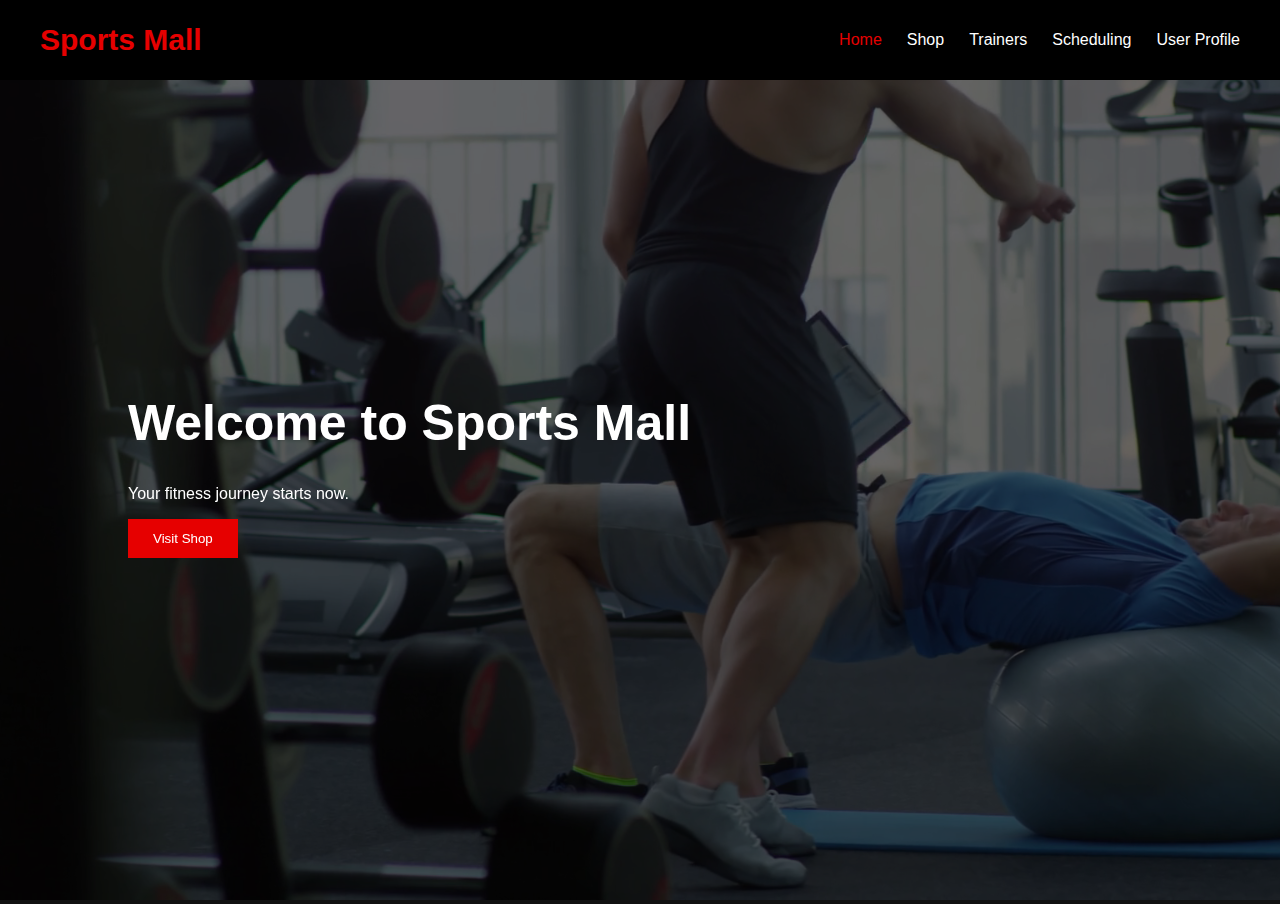
<file: index.html>
<!DOCTYPE html>
<html lang="en">
  <head>
    <meta charset="UTF-8" />
    <meta name="viewport" content="width=device-width, initial-scale=1.0" />
    <title>Sports Mall – Home</title>
    <link rel="stylesheet" href="styles.css" />
  </head>
  <body>
    <nav class="navbar">
      <div class="logo">Sports Mall</div>
      <ul class="nav-links">
        <li><a class="active" href="index.html">Home</a></li>
        <li><a href="shop.html">Shop</a></li>
        <li><a href="trainers.html">Trainers</a></li>
        <li><a href="scheduling.html">Scheduling</a></li>
        <li><a href="profile.html">User Profile</a></li>
      </ul>
    </nav>

    <section class="hero">
      <video src="gym-video.mp4" autoplay muted loop class="bg-video"></video>
      <div class="hero-content">
        <h1>Welcome to Sports Mall</h1>
        <p>Your fitness journey starts now.</p>
        <a href="shop.html"><button class="btn">Visit Shop</button></a>
      </div>
    </section>
  </body>
</html>
</file>
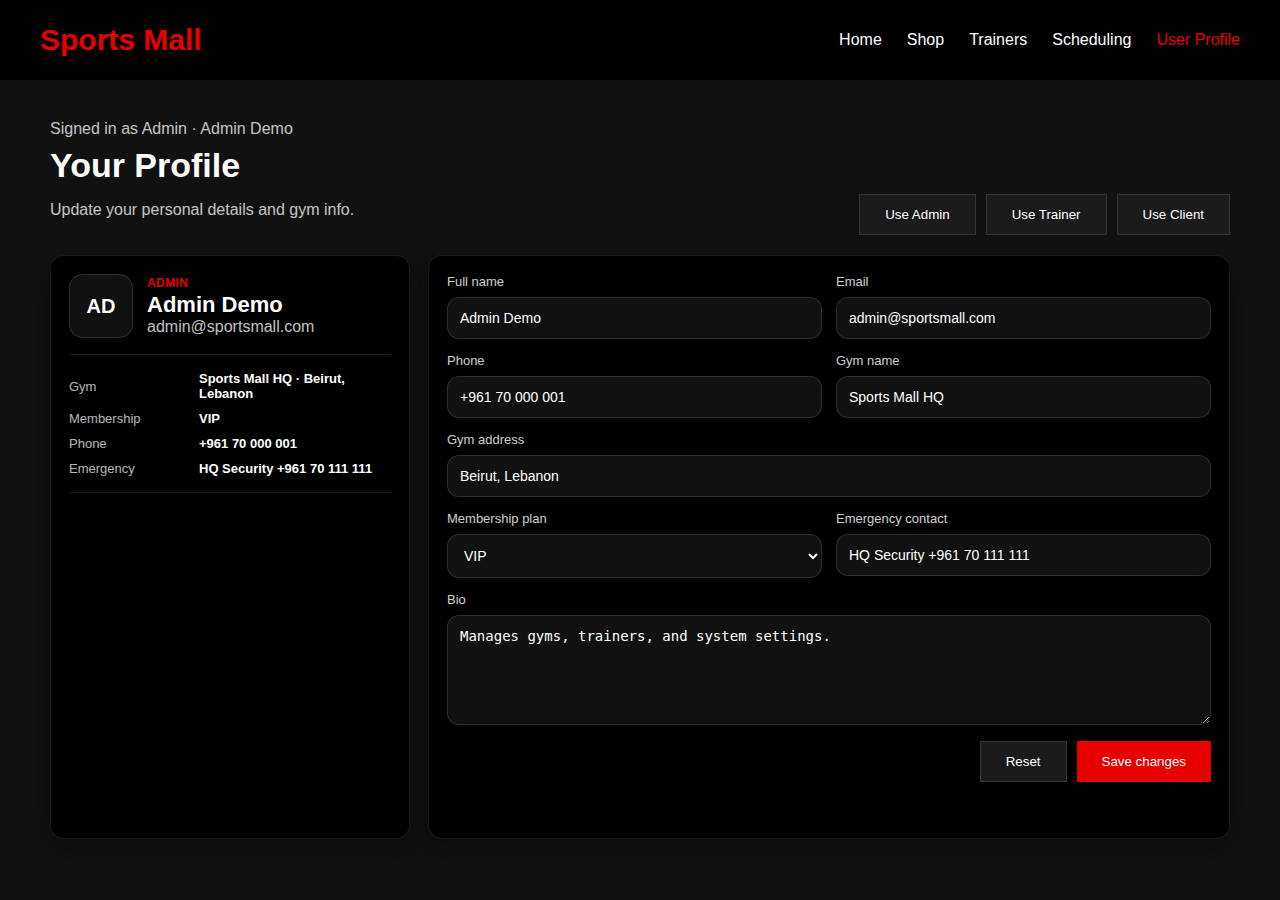
<file: profile.html>
<!DOCTYPE html>
<html lang="en">
  <head>
    <meta charset="utf-8" />
    <meta name="viewport" content="width=device-width,initial-scale=1" />
    <link rel="stylesheet" href="styles.css" />
    <title>Sports Mall - User Profile</title>
  </head>
  <body>
    <nav class="navbar">
      <div class="logo">Sports Mall</div>
      <ul class="nav-links">
        <li><a href="index.html">Home</a></li>
        <li><a href="shop.html">Shop</a></li>
        <li><a href="trainers.html">Trainers</a></li>
        <li><a href="scheduling.html">Scheduling</a></li>
        <li><a class="active" href="profile.html">User Profile</a></li>
      </ul>
    </nav>

    <main class="section profile-page">
      <div class="profile-top">
        <div>
          <div class="muted" id="whoami">Loading...</div>
          <h2 class="profile-title">Your Profile</h2>
          <p class="muted">Update your personal details and gym info.</p>
        </div>

        <div class="profile-actions">
          <button class="btn profile-btn secondary" id="useAdmin">
            Use Admin
          </button>
          <button class="btn profile-btn secondary" id="useTrainer">
            Use Trainer
          </button>
          <button class="btn profile-btn secondary" id="useClient">
            Use Client
          </button>
        </div>
      </div>

      <div class="profile-grid">
        <section class="profile-card" aria-label="Profile summary">
          <div class="profile-header">
            <div class="avatar" id="avatar"></div>
            <div class="profile-head-right">
              <div class="kicker" id="roleLabel"></div>
              <div class="profile-name" id="summaryName">—</div>
              <div class="muted" id="summaryEmail">—</div>
            </div>
          </div>

          <div class="profile-divider"></div>

          <div class="summary-list">
            <div class="summary-item">
              <div class="summary-label">Gym</div>
              <div class="summary-value" id="summaryGym">—</div>
            </div>
            <div class="summary-item">
              <div class="summary-label">Membership</div>
              <div class="summary-value" id="summaryPlan">—</div>
            </div>
            <div class="summary-item">
              <div class="summary-label">Phone</div>
              <div class="summary-value" id="summaryPhone">—</div>
            </div>
            <div class="summary-item">
              <div class="summary-label">Emergency</div>
              <div class="summary-value" id="summaryEmergency">—</div>
            </div>
          </div>

          <div class="profile-divider"></div>

          <div class="muted small" id="lastSaved"></div>
        </section>

        <section class="profile-card" aria-label="Edit profile">
          <form id="profileForm" class="profile-form">
            <div class="form-grid">
              <div class="field">
                <label for="name">Full name</label>
                <input
                  id="name"
                  name="name"
                  type="text"
                  placeholder="Your name"
                  autocomplete="name"
                />
              </div>
              <div class="field">
                <label for="email">Email</label>
                <input
                  id="email"
                  name="email"
                  type="email"
                  placeholder="you@email.com"
                  autocomplete="email"
                />
              </div>
              <div class="field">
                <label for="phone">Phone</label>
                <input
                  id="phone"
                  name="phone"
                  type="tel"
                  placeholder="+961 ..."
                  autocomplete="tel"
                />
              </div>
              <div class="field">
                <label for="gymName">Gym name</label>
                <input
                  id="gymName"
                  name="gymName"
                  type="text"
                  placeholder="Gym name"
                />
              </div>
              <div class="field full">
                <label for="gymAddress">Gym address</label>
                <input
                  id="gymAddress"
                  name="gymAddress"
                  type="text"
                  placeholder="City, street, etc."
                />
              </div>
              <div class="field">
                <label for="membershipPlan">Membership plan</label>
                <select id="membershipPlan" name="membershipPlan">
                  <option value="Standard">Standard</option>
                  <option value="Premium">Premium</option>
                  <option value="VIP">VIP</option>
                </select>
              </div>
              <div class="field">
                <label for="emergencyContact">Emergency contact</label>
                <input
                  id="emergencyContact"
                  name="emergencyContact"
                  type="text"
                  placeholder="Name + phone"
                />
              </div>
              <div class="field full">
                <label for="bio">Bio</label>
                <textarea
                  id="bio"
                  name="bio"
                  rows="4"
                  placeholder="Short bio..."
                ></textarea>
              </div>
            </div>

            <div class="form-actions">
              <button
                class="btn profile-btn danger"
                type="button"
                id="resetBtn"
              >
                Reset
              </button>
              <button class="btn profile-btn" type="submit" id="saveBtn">
                Save changes
              </button>
            </div>

            <div
              class="toast"
              id="toast"
              role="status"
              aria-live="polite"
            ></div>
          </form>
        </section>
      </div>
    </main>

    <script src="profile.js"></script>
  </body>
</html>
</file>
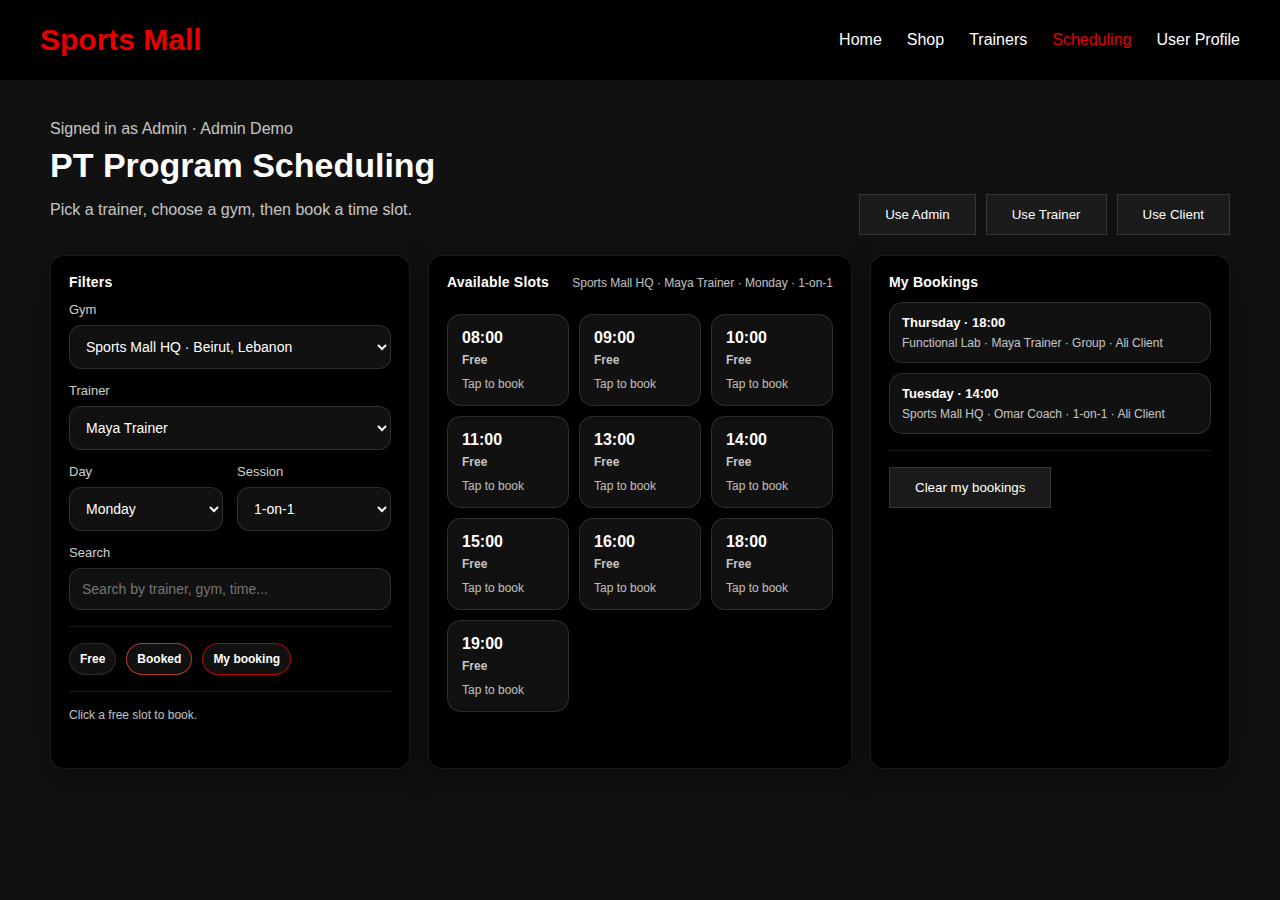
<file: scheduling.html>
<!DOCTYPE html>
<html lang="en">
  <head>
    <meta charset="utf-8" />
    <meta name="viewport" content="width=device-width,initial-scale=1" />
    <title>Sports Mall - PT Scheduling</title>
    <link rel="stylesheet" href="styles.css" />
  </head>
  <body>
    <nav class="navbar">
      <div class="logo">Sports Mall</div>
      <ul class="nav-links">
        <li><a href="index.html">Home</a></li>
        <li><a href="shop.html">Shop</a></li>
        <li><a href="trainers.html">Trainers</a></li>
        <li><a class="active" href="scheduling.html">Scheduling</a></li>
        <li><a href="profile.html">User Profile</a></li>
      </ul>
    </nav>

    <main class="section schedule-page">
      <div class="schedule-top">
        <div>
          <div class="muted" id="whoami">Loading...</div>
          <h2 class="schedule-title">PT Program Scheduling</h2>
          <p class="muted">
            Pick a trainer, choose a gym, then book a time slot.
          </p>
        </div>

        <div class="schedule-actions">
          <button class="btn schedule-btn secondary" id="useAdmin">
            Use Admin
          </button>
          <button class="btn schedule-btn secondary" id="useTrainer">
            Use Trainer
          </button>
          <button class="btn schedule-btn secondary" id="useClient">
            Use Client
          </button>
        </div>
      </div>

      <div class="schedule-grid">
        <section class="profile-card" aria-label="Filters">
          <div class="panel-title">Filters</div>

          <div class="filter-grid">
            <div class="field full">
              <label for="gymSelect">Gym</label>
              <select id="gymSelect"></select>
            </div>

            <div class="field full">
              <label for="trainerSelect">Trainer</label>
              <select id="trainerSelect"></select>
            </div>

            <div class="field">
              <label for="daySelect">Day</label>
              <select id="daySelect"></select>
            </div>

            <div class="field">
              <label for="typeSelect">Session</label>
              <select id="typeSelect">
                <option value="1-on-1">1-on-1</option>
                <option value="Group">Group</option>
              </select>
            </div>

            <div class="field full">
              <label for="searchInput">Search</label>
              <input
                id="searchInput"
                type="text"
                placeholder="Search by trainer, gym, time..."
              />
            </div>
          </div>

          <div class="profile-divider"></div>

          <div class="legend">
            <span class="pill free">Free</span>
            <span class="pill booked">Booked</span>
            <span class="pill mine">My booking</span>
          </div>

          <div class="profile-divider"></div>

          <div class="muted small" id="scheduleHint"></div>
        </section>

        <section class="profile-card" aria-label="Time slots">
          <div class="slots-head">
            <div class="panel-title">Available Slots</div>
            <div class="muted small" id="slotsMeta">—</div>
          </div>

          <div class="slots-grid" id="slotsGrid"></div>

          <div class="toast" id="toast" role="status" aria-live="polite"></div>
        </section>

        <section class="profile-card" aria-label="My bookings">
          <div class="panel-title">My Bookings</div>
          <div class="bookings-list" id="bookingsList"></div>
          <div class="profile-divider"></div>
          <button class="btn schedule-btn danger" id="clearMine">
            Clear my bookings
          </button>
        </section>
      </div>

      <div
        class="profile-card modal-backdrop"
        id="modalBackdrop"
        aria-hidden="true"
      >
        <div
          class="modal"
          role="dialog"
          aria-modal="true"
          aria-label="Confirm booking"
        >
          <div class="modal-top">
            <div>
              <div class="panel-title">Confirm Booking</div>
              <div class="muted small" id="modalSub">—</div>
            </div>
            <button class="btn schedule-btn secondary" id="closeModal">
              Close
            </button>
          </div>

          <div class="profile-divider"></div>

          <div class="confirm-grid">
            <div class="confirm-row">
              <div class="confirm-label">Gym</div>
              <div class="confirm-value" id="cGym">—</div>
            </div>
            <div class="confirm-row">
              <div class="confirm-label">Trainer</div>
              <div class="confirm-value" id="cTrainer">—</div>
            </div>
            <div class="confirm-row">
              <div class="confirm-label">Day</div>
              <div class="confirm-value" id="cDay">—</div>
            </div>
            <div class="confirm-row">
              <div class="confirm-label">Time</div>
              <div class="confirm-value" id="cTime">—</div>
            </div>
            <div class="confirm-row">
              <div class="confirm-label">Session</div>
              <div class="confirm-value" id="cType">—</div>
            </div>
            <div class="confirm-row">
              <div class="confirm-label">Client</div>
              <div class="confirm-value" id="cClient">—</div>
            </div>
          </div>

          <div class="profile-divider"></div>

          <div class="form-actions">
            <button class="btn schedule-btn danger" id="cancelBooking">
              Cancel slot
            </button>
            <button class="btn schedule-btn" id="confirmBooking">
              Confirm
            </button>
          </div>

          <div
            class="toast"
            id="modalToast"
            role="status"
            aria-live="polite"
          ></div>
        </div>
      </div>
    </main>

    <script src="pt-scheduling.js"></script>
  </body>
</html>
</file>
<file: styles.css>
body {
  margin: 0;
  font-family: Arial;
  background: #111;
  color: white;
}

.navbar {
  background: #000;
  padding: 15px 40px;
  display: flex;
  justify-content: space-between;
  align-items: center;
  position: fixed;
  width: 100%;
  top: 0;
  z-index: 999;
  box-sizing: border-box;
}

.nav-links {
  list-style: none;
  display: flex;
  flex-wrap: wrap;
  gap: 20px;
}

.navbar .logo {
  font-size: 30px;
  font-weight: bold;
  color: #e60000;
}

.nav-links {
  list-style: none;
  display: flex;
  gap: 25px;
}

.nav-links a {
  color: white;
  text-decoration: none;
  transition: 0.3s;
}

.nav-links a:hover,
.nav-links .active {
  color: #e60000;
}

.hero {
  height: 100vh;
  position: relative;
}

.bg-video {
  width: 100%;
  height: 100%;
  object-fit: cover;
  filter: brightness(40%);
}

.hero-content {
  position: absolute;
  top: 40%;
  left: 10%;
}

.hero-content h1 {
  font-size: 50px;
}

.btn {
  padding: 12px 25px;
  background: #e60000;
  border: none;
  color: white;
  cursor: pointer;
}

.section {
  padding: 120px 50px 50px;
}

.shop-grid,
.trainer-list {
  display: grid;
  grid-template-columns: repeat(auto-fit, minmax(250px, 1fr));
  gap: 25px;
}

.card {
  display: flex;
  flex-direction: column;
  align-items: center;
  padding: 0;
  overflow: hidden;
  position: relative;
  background: black;
}

.card:hover {
  transform: scale(1.05);
  border: 1px solid #e60000;
}

.shop-background {
  background: url("imgs/fitness.avif") no-repeat center center;
  background-size: cover;
  min-height: 100vh;
  padding: 120px 50px 50px;
}

.trainers-background {
  background: url("imgs/functional.jpg") no-repeat center center;
  background-size: cover;
  min-height: 100vh;
  padding: 120px 50px 50px;
}

.product-img {
  width: 100%;
  height: 180px;
  position: absolute;
  top: 0;
  left: 0;
  object-fit: cover;
  margin: 0;
  padding: 0;
  display: block;
  border-radius: 0;
}

.card-text-wrapper {
  width: 100%;
  padding: 15px 20px 20px;
  box-sizing: border-box;
}

.card h3,
.card p,
.card .btn {
  padding-left: 15px;
  padding-right: 15px;
  width: 100%;
  box-sizing: border-box;
}

.card .btn {
  margin-top: 10px;
}

.card .product-img {
  height: 180px !important;
  max-height: 180px !important;
  object-fit: cover !important;
}

.profile-page {
  max-width: 1200px;
  margin: 0 auto;
}

.profile-top {
  display: flex;
  justify-content: space-between;
  align-items: flex-end;
  gap: 20px;
  margin-bottom: 20px;
}

.profile-title {
  margin: 8px 0 0;
  font-size: 34px;
}

.profile-actions {
  display: flex;
  gap: 10px;
  flex-wrap: wrap;
  justify-content: flex-end;
}

.profile-btn.secondary {
  background: #1b1b1b;
  border: 1px solid rgba(255, 255, 255, 0.12);
}

.profile-btn.secondary:hover {
  border-color: #e60000;
}

.profile-btn.danger {
  background: #1b1b1b;
  border: 1px solid rgba(255, 255, 255, 0.12);
}

.profile-btn.danger:hover {
  border-color: #e60000;
}

.profile-grid {
  display: grid;
  grid-template-columns: 360px 1fr;
  gap: 18px;
}

.profile-card {
  background: #000;
  border: 1px solid rgba(255, 255, 255, 0.1);
  border-radius: 14px;
  padding: 18px;
  box-shadow: 0 10px 30px rgba(0, 0, 0, 0.35);
  box-sizing: border-box;
}

.profile-header {
  display: flex;
  gap: 14px;
  align-items: center;
}

.avatar {
  width: 62px;
  height: 62px;
  border-radius: 14px;
  background: #111;
  border: 1px solid rgba(255, 255, 255, 0.12);
  display: flex;
  align-items: center;
  justify-content: center;
  font-weight: 800;
  font-size: 20px;
  color: #fff;
}

.kicker {
  color: #e60000;
  font-weight: 700;
  letter-spacing: 0.4px;
  font-size: 12px;
  text-transform: uppercase;
}

.profile-name {
  font-size: 22px;
  font-weight: 800;
  margin-top: 2px;
}

.muted {
  opacity: 0.75;
}

.small {
  font-size: 12px;
}

.profile-divider {
  height: 1px;
  background: rgba(255, 255, 255, 0.1);
  margin: 16px 0;
}

.summary-list {
  display: grid;
  gap: 10px;
}

.summary-item {
  display: grid;
  grid-template-columns: 120px 1fr;
  gap: 10px;
  align-items: center;
}

.summary-label {
  opacity: 0.7;
  font-size: 13px;
}

.summary-value {
  font-weight: 700;
  font-size: 13px;
  word-break: break-word;
}

.profile-form {
  width: 100%;
}

.form-grid {
  display: grid;
  grid-template-columns: 1fr 1fr;
  gap: 14px;
}

.field {
  display: flex;
  flex-direction: column;
  gap: 8px;
}

.field.full {
  grid-column: 1 / -1;
}

.field label {
  font-size: 13px;
  opacity: 0.8;
}

.field input,
.field select,
.field textarea {
  background: #111;
  color: #fff;
  border: 1px solid rgba(255, 255, 255, 0.12);
  border-radius: 12px;
  padding: 12px 12px;
  outline: none;
  font-size: 14px;
  box-sizing: border-box;
}

.field textarea {
  resize: vertical;
  min-height: 110px;
}

.field input:focus,
.field select:focus,
.field textarea:focus {
  border-color: #e60000;
}

.form-actions {
  display: flex;
  justify-content: flex-end;
  gap: 10px;
  margin-top: 16px;
  flex-wrap: wrap;
}

.toast {
  margin-top: 12px;
  padding: 12px 12px;
  border-radius: 12px;
  background: rgba(0, 0, 0, 0.7);
  border: 1px solid rgba(255, 255, 255, 0.12);
  opacity: 0;
  transform: translateY(8px);
  transition: 0.25s;
  font-weight: 700;
}

.toast.show {
  opacity: 1;
  transform: translateY(0);
}

.toast.ok {
  border-color: rgba(230, 0, 0, 0.6);
}

.toast.bad {
  border-color: rgba(255, 70, 70, 0.8);
}
.schedule-page {
  max-width: 1200px;
  margin: 0 auto;
}

.schedule-top {
  display: flex;
  justify-content: space-between;
  align-items: flex-end;
  gap: 20px;
  margin-bottom: 20px;
}

.schedule-title {
  margin: 8px 0 0;
  font-size: 34px;
}

.schedule-actions {
  display: flex;
  gap: 10px;
  flex-wrap: wrap;
  justify-content: flex-end;
}

.schedule-btn.secondary {
  background: #1b1b1b;
  border: 1px solid rgba(255, 255, 255, 0.12);
}

.schedule-btn.secondary:hover {
  border-color: #e60000;
}

.schedule-btn.danger {
  background: #1b1b1b;
  border: 1px solid rgba(255, 255, 255, 0.12);
}

.schedule-btn.danger:hover {
  border-color: #e60000;
}

.panel-title {
  font-weight: 800;
  font-size: 14px;
  letter-spacing: 0.2px;
  margin-bottom: 12px;
}

.filter-grid {
  display: grid;
  grid-template-columns: 1fr 1fr;
  gap: 14px;
}

.legend {
  display: flex;
  gap: 10px;
  flex-wrap: wrap;
}

.pill {
  font-size: 12px;
  font-weight: 800;
  padding: 8px 10px;
  border-radius: 999px;
  border: 1px solid rgba(255, 255, 255, 0.12);
  background: #111;
}

.pill.free {
  border-color: rgba(255, 255, 255, 0.12);
}

.pill.booked {
  border-color: rgba(255, 70, 70, 0.7);
}

.pill.mine {
  border-color: rgba(230, 0, 0, 0.8);
}

.schedule-grid {
  display: grid;
  grid-template-columns: 360px 1fr 360px;
  gap: 18px;
}

.slots-head {
  display: flex;
  justify-content: space-between;
  align-items: baseline;
  gap: 12px;
  margin-bottom: 12px;
}

.slots-grid {
  display: grid;
  grid-template-columns: repeat(3, minmax(0, 1fr));
  gap: 10px;
}

.slot-card {
  background: #111;
  color: #fff;
  border: 1px solid rgba(255, 255, 255, 0.12);
  border-radius: 14px;
  padding: 14px;
  cursor: pointer;
  text-align: left;
  transition: 0.18s;
}

.slot-card:hover {
  transform: translateY(-2px);
  border-color: rgba(230, 0, 0, 0.7);
}

.slot-card.free .slot-sub {
  color: rgba(255, 255, 255, 0.85);
}

.slot-card.booked {
  border-color: rgba(255, 70, 70, 0.65);
  opacity: 0.9;
}

.slot-card.mine {
  border-color: rgba(230, 0, 0, 0.9);
}

.slot-card.disabled {
  opacity: 0.55;
  cursor: not-allowed;
}

.slot-time {
  font-weight: 900;
  font-size: 16px;
}

.slot-sub {
  margin-top: 6px;
  font-weight: 800;
  font-size: 12px;
  opacity: 0.9;
}

.slot-meta {
  margin-top: 10px;
  font-size: 12px;
  opacity: 0.72;
}

.bookings-list {
  display: grid;
  gap: 10px;
}

.booking-row {
  background: #111;
  border: 1px solid rgba(255, 255, 255, 0.12);
  border-radius: 14px;
  padding: 12px;
}

.booking-a {
  font-weight: 900;
  font-size: 13px;
}

.booking-d {
  margin-top: 6px;
  font-size: 12px;
  opacity: 0.75;
}

.modal-backdrop {
  position: fixed;
  inset: 0;
  background: rgba(0, 0, 0, 0.6);
  backdrop-filter: blur(6px);
  display: none;
  align-items: center;
  justify-content: center;
  padding: 18px;
  z-index: 2000;
}

.modal-backdrop.show {
  display: flex;
}

.modal {
  width: min(720px, 100%);
  background: #000;
  border: 1px solid rgba(255, 255, 255, 0.12);
  border-radius: 16px;
  padding: 16px;
  box-shadow: 0 20px 50px rgba(0, 0, 0, 0.5);
  box-sizing: border-box;
}

.modal-top {
  display: flex;
  justify-content: space-between;
  align-items: flex-start;
  gap: 12px;
}

.confirm-grid {
  display: grid;
  gap: 10px;
}

.confirm-row {
  display: grid;
  grid-template-columns: 120px 1fr;
  gap: 10px;
  align-items: center;
}

.confirm-label {
  opacity: 0.7;
  font-size: 13px;
}

.confirm-value {
  font-weight: 800;
  font-size: 13px;
  word-break: break-word;
}

@media (max-width: 1180px) {
  .schedule-grid {
    grid-template-columns: 1fr;
  }
  .slots-grid {
    grid-template-columns: repeat(2, minmax(0, 1fr));
  }
}

@media (max-width: 620px) {
  .slots-grid {
    grid-template-columns: 1fr;
  }
  .filter-grid {
    grid-template-columns: 1fr;
  }
}

@media (max-width: 980px) {
  .profile-grid {
    grid-template-columns: 1fr;
  }
  .section {
    padding: 110px 18px 40px;
  }
  .navbar {
    padding: 15px 18px;
  }
  .form-grid {
    grid-template-columns: 1fr;
  }
}
</file>
